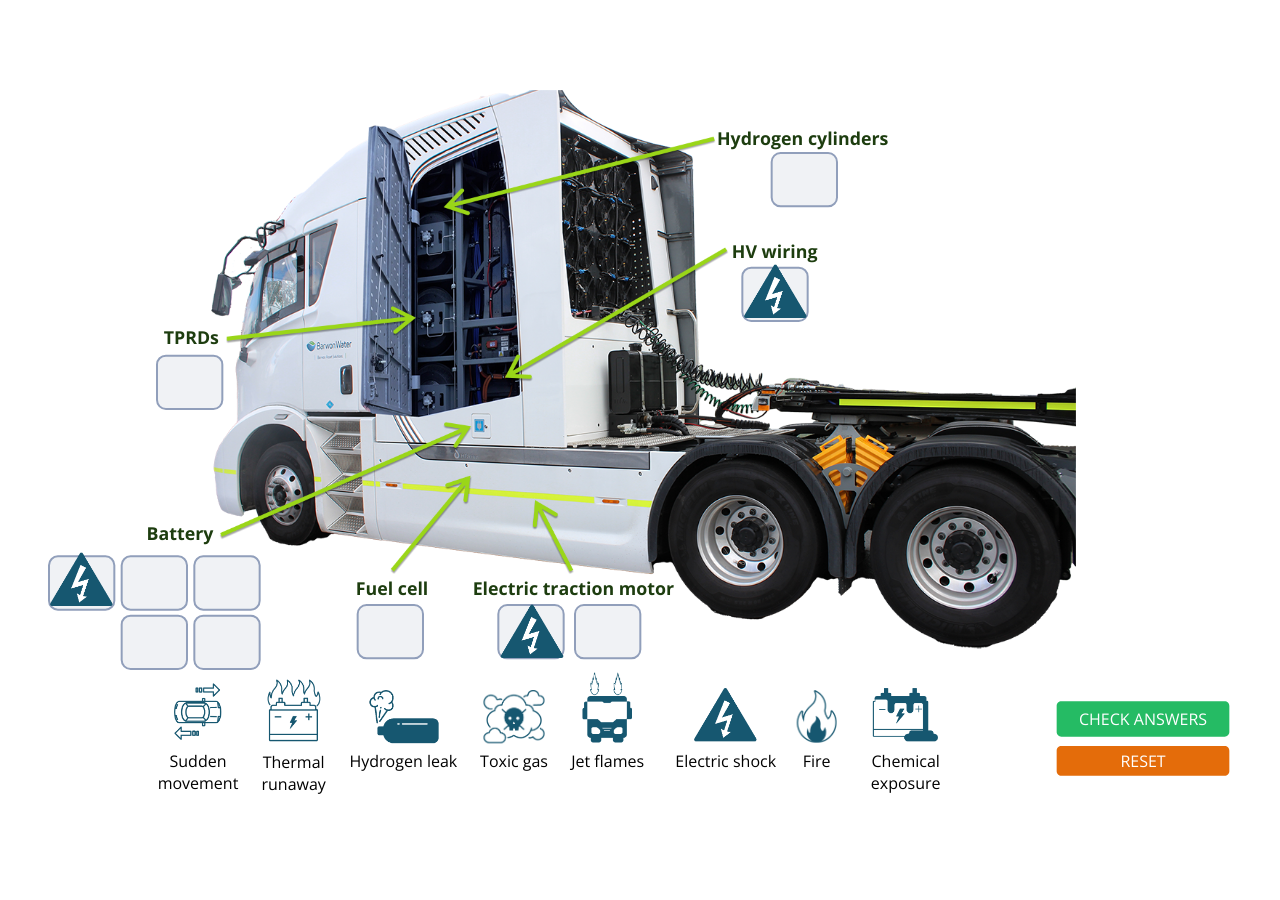
<file: index.html>
﻿<!doctype html>
<html lang="en-US">
<head>
  <meta charset="utf-8">
  <!-- Created using Storyline 360 x64 - http://www.articulate.com  -->
  <!-- version: 3.116.36776.0 -->
  <title>Hazards Activity Final</title>
  <meta http-equiv="x-ua-compatible" content="IE=edge"/>
  <meta name="viewport" content="width=device-width,initial-scale=1,user-scalable=no,shrink-to-fit=no,minimal-ui"/>
  <meta name="apple-mobile-web-app-capable" content="yes"/>
  <style>
    html, body { height: 100%; padding: 0; margin: 0 }
    #app { height: 100%; width: 100%; }
  </style>

  <script>
    window.DS = {};
    window.globals = {
      DATA_PATH_BASE: '',
      HAS_FRAME: true,
      HAS_SLIDE: true,

      lmsPresent: false,
      tinCanPresent: false,
      cmi5Present: false,
      aoSupport: false,
      scale: 'Scaled',
      captureRc: false,
      browserSize: 'optimal',
      bgColor: '#FFFFFF',
      features: 'DropInBase,JsInteractions,PlayerMemoryEnhancements,PlayerSizeOption,SlideLevelScale',
      themeName: 'unified',
      preloaderColor: '#8C8C8C',
      suppressAnalytics: false,
      productChannel: 'stable',
      publishSource: 'storyline',
      aid: 'auth0|96cd63b0-5385-0133-d3dc-22000bd9c438',
      cid: '2b015e2c-76f8-49d4-8528-79801dd19f8a',
      playerVersion: '3.116.36776.0',
      publishTimestamp: '2026-08-06T00:14:32.1450540Z',
      maxIosVideoElements: 10,
      connectionSettings: { message: 'You%20are%20offline.%20Trying%20to%20reconnect...', useDarkTheme: true, mode: 'disabled' },
      hasFeature: function(feature) {
        return this.features.split(',').includes(feature);
      },
      
      parseParams: function(qs) {
        if (window.globals.parsedParams != null) {
          return window.globals.parsedParams;
        }
        qs = (qs || window.location.search.substr(1)).split('+').join(' ');
        var params = {},
            tokens,
            re = /[?&]?([^=]+)=([^&]*)/g;

        while (tokens = re.exec(qs)) {
          params[decodeURIComponent(tokens[1]).trim()] =
            decodeURIComponent(tokens[2]).trim();
        }
        window.globals.parsedParams = params;
        return params;
      }

    };

    if (window.flagsUnderTest != null) {
      window.globals.features = window.flagsUnderTest.reduce((accum, feature) => {
        if (!accum.includes(feature)) {
          accum.push(feature);
        }
        return accum;
      }, window.globals.features.split(',')).join();
    }
  </script>
  <script>
    var isIe11 = ('ActiveXObject' in window || window.MSBlobBuilder != null)
      && window.msCrypto != null && !window.ActiveXObject;
    if (isIe11) {
      window.globals.unsupportedBrowser = true;
      document.write(atob('[base64]'));
    }
  </script>

  <script>
    if (window.globals.hasFeature('Localization')) {
      
      
    }
  </script>

  
  
  <script>window.THREE = { };</script>
  
</head>
<body style="background: #FFFFFF" class="cs-HTML theme-unified">
  <!-- 360 -->
  <script>!function(){var e,i=/iPhone/i,o=/iPod/i,n=/iPad/i,t=/\biOS-universal(?:.+)Mac\b/i,r=/\bAndroid(?:.+)Mobile\b/i,a=/Android/i,d=/(?:SD4930UR|\bSilk(?:.+)Mobile\b)/i,p=/Silk/i,l=/Windows Phone/i,u=/\bWindows(?:.+)ARM\b/i,b=/BlackBerry/i,s=/BB10/i,c=/Opera Mini/i,f=/\b(CriOS|Chrome)(?:.+)Mobile/i,h=/Mobile(?:.+)Firefox\b/i,v=function(e){return void 0!==e&&"MacIntel"===e.platform&&"number"==typeof e.maxTouchPoints&&e.maxTouchPoints>1&&"undefined"==typeof MSStream};e=function(e){var m={userAgent:"",platform:"",maxTouchPoints:0};e||"undefined"==typeof navigator?"string"==typeof e?m.userAgent=e:e&&e.userAgent&&(m={userAgent:e.userAgent,platform:e.platform,maxTouchPoints:e.maxTouchPoints||0}):m={userAgent:navigator.userAgent,platform:navigator.platform,maxTouchPoints:navigator.maxTouchPoints||0};var g=m.userAgent,y=g.split("[FBAN");void 0!==y[1]&&(g=y[0]),void 0!==(y=g.split("Twitter"))[1]&&(g=y[0]);var A=function(e){return function(i){return i.test(e)}}(g),w={apple:{phone:A(i)&&!A(l),ipod:A(o),tablet:!A(i)&&(A(n)||v(m))&&!A(l),universal:A(t),device:(A(i)||A(o)||A(n)||A(t)||v(m))&&!A(l)},amazon:{phone:A(d),tablet:!A(d)&&A(p),device:A(d)||A(p)},android:{phone:!A(l)&&A(d)||!A(l)&&A(r),tablet:!A(l)&&!A(d)&&!A(r)&&(A(p)||A(a)),device:!A(l)&&(A(d)||A(p)||A(r)||A(a))||A(/\bokhttp\b/i)},windows:{phone:A(l),tablet:A(u),device:A(l)||A(u)},other:{blackberry:A(b),blackberry10:A(s),opera:A(c),firefox:A(h),chrome:A(f),device:A(b)||A(s)||A(c)||A(h)||A(f)},any:!1,phone:!1,tablet:!1};return w.any=w.apple.device||w.android.device||w.windows.device||w.other.device,w.phone=w.apple.phone||w.android.phone||w.windows.phone,w.tablet=w.apple.tablet||w.android.tablet||w.windows.tablet,w}(),"object"==typeof exports&&"undefined"!=typeof module?module.exports=e:"function"==typeof define&&define.amd?define((function(){return e})):this.isMobile=e}();
    window.isMobile.apple.tablet = window.isMobile.apple.tablet ||
      (navigator.platform === 'MacIntel' && navigator.maxTouchPoints > 1);
    window.isMobile.apple.device = window.isMobile.apple.device || window.isMobile.apple.tablet;
    window.isMobile.tablet = window.isMobile.tablet || window.isMobile.apple.tablet;
    window.isMobile.any = window.isMobile.any || window.isMobile.apple.tablet;
  </script>

  <div id="focus-sink" tabindex="-1"></div>

  <div id="preso"></div>
  <script>
    (function() {

      var classTypes = [ 'desktop', 'mobile', 'phone', 'tablet' ];

      var addDeviceClasses = function(prefix, testObj) {
        var curr, i;
        for (i = 0; i < classTypes.length; i++) {
          curr = classTypes[i];
          if (testObj[curr]) {
            document.body.classList.add(prefix + curr);
          }
        }
      };

      var params = window.globals.parseParams(),
          isDevicePreview = params.devicepreview === '1',
          isPhoneOverride = params.deviceType === 'phone' || (isDevicePreview && params.phone == '1'),
          isTabletOverride = (params.deviceType === 'tablet' || isDevicePreview) && !isPhoneOverride,
          isMobileOverride = isPhoneOverride || isTabletOverride;

      var deviceView = {
        desktop: !window.isMobile.any && !isMobileOverride,
        mobile: window.isMobile.any || isMobileOverride,
        phone: isPhoneOverride || (window.isMobile.phone && !isTabletOverride),
        tablet: isTabletOverride || window.isMobile.tablet
      };

      window.globals.deviceView = deviceView;
      window.isMobile.desktop = !window.isMobile.any;
      window.isMobile.mobile = window.isMobile.any;

      addDeviceClasses('view-', deviceView);

    })();
  </script>
  
  <script src='story_content/triggers.js' type=text/javascript></script>
<script src='story_content/user.js' type=text/javascript></script>
  <div class="slide-loader"></div>

  <script>
    var doc = document, loader = doc.body.querySelector('.slide-loader'); [ 1, 2, 3 ].forEach(function(n) { var d = doc.createElement('div'); d.style.backgroundColor = window.globals.preloaderColor; d.classList.add('mobile-loader-dot'); d.classList.add('dot' + n); loader.appendChild(d); });
  </script>

  <div class="mobile-load-title-overlay" style="display: none">
    <div class="mobile-load-title">Hazards Activity Final</div>
  </div>

  <div class="mobile-chrome-warning"></div>

  
<style>
  .warn-connection-dialog {
    display: none;
    background: transparent;
    pointer-events: all;
    position: fixed;
    left: 0;
    top: 0;
    width: 100%;
    height: 100%;
    z-index: 999;
  }

  .warn-connection-content {
    pointer-events: all;
    border-radius: 4px;
    background: white;
    border: 1px solid #E7E7E7;
    color: #333333;
    box-shadow: 0 2px 4px rgba(0, 0, 0, 0.25);
    transition: all 150ms ease-out;
    position: absolute;
    white-space: nowrap;
  }

  .view-phone.is-landscape .warn-connection-content {
    left: 23px;
    bottom: 23px;
  }

  .view-tablet.is-landscape .warn-connection-content {
    left: 50%;
    top: 20px;
    transform: translateX(-50%);
  }

  .view-mobile.is-portrait .warn-connection-content {
    transform: translate(-50%, calc(-100% - 15px));
  }

  .warn-connection-content p {
    display: inline-block;
    margin: 0 8px 0 0;
    line-height: 33px;
    font-size: 11px;
  }

  .warn-connection-content svg {
    position: relative;
    vertical-align: middle;
    margin: 0 2px 2px 8px;
  }

  .view-desktop .warn-connection-content {
    left: 1.5em;
    bottom: 1.5em;
  }

  .view-desktop .warn-connection-content p {
    font-size: 1.1em;
  }

  .is-offline .warn-connection-dialog {
    display: block;
  }

  .is-offline .cs-panel * {
    pointer-events: none !important;
  }

  .is-offline .cs-panel {
    pointer-events: all !important;
  }

  .is-offline #nav-controls * {
    pointer-events: none !important;
  }

  .is-offline #nav-controls {
    pointer-events: all !important;
  }
</style>

<div class="warn-connection-dialog" role="alertdialog" aria-modal="true" tabindex="0" aria-labelledby="warn-connection-message">
  <div class="warn-connection-content">
    <svg width="17" height="15" viewBox="0 0 17 15" xmlns="http://www.w3.org/2000/svg">
      <path fill="#8F0000" stroke="white" d="M16.07,12.98 L15.88,12.23 L9.51,1.21 C8.97,0.26,7.6,0.26,7.06,1.21 L0.69,12.23 C0.15,13.16,0.81,14.36,1.91,14.36 H14.65 C15.47,14.36,16.05,13.7,16.07,12.98 Z"/>
      <path fill="white" stroke="white" d="M8.58,5.5 C8.35,5.28,8.5,5.35,8.21,5.32 C8.09,5.35,7.97,5.49,7.96,5.67 C7.97,5.79,7.98,5.92,7.98,6.04 L7.98,6.04 C7.99,6.17,8,6.31,8.01,6.43 L8.01,6.44 C8.03,6.92,8.06,7.41,8.09,7.9 L8.09,7.9 C8.12,8.39,8.14,8.88,8.17,9.37 C8.17,9.39,8.18,9.42,8.2,9.44 C8.23,9.46,8.25,9.47,8.28,9.47 C8.31,9.47,8.34,9.46,8.35,9.44 C8.37,9.43,8.38,9.4,8.39,9.35 L8.39,9.34 C8.39,9.24,8.4,9.15,8.4,9.05 L8.4,9.05 C8.41,8.96,8.41,8.86,8.42,8.75 C8.43,8.44,8.45,8.12,8.47,7.81 L8.47,7.81 C8.49,7.49,8.51,7.18,8.53,6.87 C8.55,6.46,8.56,6.05,8.59,5.64 L8.6,5.62 C8.6,5.57,8.59,5.53,8.58,5.5 L8.21,5.32 Z"/>
      <circle fill="white" stroke="white" cx="8.3" cy="11.35" r="0.3"/>
    </svg>
    <p id="warn-connection-message">You are offline. Trying to reconnect...</p>
  </div>
</div>

<script>
  (function() {
    window.DS.connection = {
      warningShown: false,
      assets: {},
      loadingAssetGroup: false,
      retryDelay: 500
    };

    var connectionSettings = window.globals.connectionSettings || {};

    var useConnectionMessages = window.AbortController != null &&
      window.location.protocol != 'file:' &&
      connectionSettings.mode === 'normal';

    window.DS.connection.useConnectionMessages = useConnectionMessages;

    var assetCount = 0;
    var checkLoadedId;


    if (useConnectionMessages && connectionSettings != null) {
      var contentEl = document.querySelector('.warn-connection-content');
      var messageEl = contentEl.querySelector('p');

      if (connectionSettings.useDarkTheme) {
        contentEl.style.borderColor = '#BABBBA';
        contentEl.style.backgroundColor = '#282828';
        contentEl.style.color = '#FFFFFF';
      }

      if (connectionSettings.message != null) {
        messageEl.textContent = window.decodeURIComponent(connectionSettings.message);
      }
    }

    function checkAssetsReady() {
      for (var i in DS.connection.assets) {
        if (!DS.connection.assets[i].success) {
          return false;
        }
      }
      return true;
    }

    function stopAssetGroup() {
      if (!useConnectionMessages) { return; }

      assetCount = 0;

      DS.connection.oldAssetGroup = DS.connection.assets;
      DS.connection.assets = {};
      DS.connection.loadingAssetGroup = false;
      clearInterval(checkLoadedId);
    }

    function startAssetGroup() {
      if (!useConnectionMessages) { return; }
      var ticks = 0;
      clearInterval(checkLoadedId);
      checkLoadedId = setInterval(function() {
        var loaded = 0;
        if (assetCount === 0 && loaded === 0) {
          clearInterval(checkLoadedId);
          return;
        }

        for (var i in DS.connection.assets) {
          if (DS.connection.assets[i].success) {
            loaded++;
          }
        }

        if (assetCount === loaded && checkAssetsReady()) {
          for (var i in DS.connection.assets) {
            if (DS.connection.assets[i].action) {
              DS.connection.assets[i].action();
            }
          }
          hideWarning();
          stopAssetGroup();
        }
      }, 100)
    }

    function requiredAsset(url, action, retry, type) {
      if (!useConnectionMessages) { return; }
      if (DS.connection.assets[url]) { return; }

      DS.connection.assets[url] = {
        success: false, action: action, retry: retry, type: type
      };
      assetCount = Object.keys(DS.connection.assets).length;
      if (!DS.connection.loadingAssetGroup) {
        startAssetGroup();
      }
      DS.connection.loadingAssetGroup = true;
    }

    function assetLoaded(url) {
      if (!useConnectionMessages) { return; }
      if (DS.connection.assets[url]) {
        DS.connection.assets[url].success = true;
      }
    }

    function assetFailed(url) {
      if (!useConnectionMessages) { return; }
      if (!DS.connection.assets[url]) {
        if (/\.js$/.test(url) && url.indexOf('transcripts') === -1) {
          setTimeout(function() {
            if (DS.connection.lastSlideLoaded != null) {
              DS.connection.lastSlideLoaded();
            }
          }, DS.connection.retryDelay);
        }
        return;
      }
      if (!DS.connection.warningShown) { showWarning(); }
      if (DS.connection.assets[url].retry) {
        setTimeout(function() {
          if (!DS.connection.assets[url].success) {
            DS.connection.assets[url].retry()
          }
        }, DS.connection.retryDelay);
      }
    }

    function hideWarning() {
      document.body.classList.remove('is-offline');
      DS.connection.warningShown = false;
      enableKeys();
    }
    DS.connection.hideWarning = hideWarning

    function showWarning(btn) {
      document.body.classList.add('is-offline')
      DS.connection.warningShown = true;
      updateWarningPosition();
      disableKeys();
    }

    function updateWarningPosition() {
      if (!DS.connection.warningShown) {
        return;
      }

      var isPortrait = document.body.classList.contains('is-portrait');
      var isMobile = document.body.classList.contains('view-mobile');
      var warningEl = document.querySelector('.warn-connection-content');

      if (isPortrait && isMobile) {
        var slide = document.querySelector('.primary-slide');
        var slideRect = slide != null
          ? slide.getBoundingClientRect()
          : { top: window.innerHeight, left: 0, width: window.innerWidth };

        warningEl.style.top = `${slideRect.top}px`
        warningEl.style.left = `${slideRect.left + slideRect.width / 2}px`
      } else {
        warningEl.style.top = null;
        warningEl.style.left = null;
      }

      window.requestAnimationFrame(updateWarningPosition);
    }

    function onDisableKeyDown(e) {
      e.preventDefault();
      e.stopImmediatePropagation();
    }

    function onDisableKeyUp(e) {
      e.preventDefault();
      e.stopImmediatePropagation();
    }

    var accStyle = document.createElement('style');
    var warnDialogEl = document.querySelector('.warn-connection-dialog');

    function disableKeys() {
      if (DS.views && DS.views.nsStack && DS.views.nsStack.length === 1) {
        DS.views.nsStack[0].tabReachable = false
        DS.views.nsStack[0].updateTabIndex(true);
      }

      accStyle.innerHTML = '.acc-shadow-dom { display: none; }';
      document.body.appendChild(accStyle);

      warnDialogEl.parentNode.append(warnDialogEl);
      warnDialogEl.focus();
    }

    function enableKeys() {
      accStyle.remove();
      if (DS.views && DS.views.nsStack && DS.views.nsStack.length === 1 && DS.views.nsStack[0].name === '_frame') {
        DS.views.nsStack[0].tabReachable = true;
        DS.views.nsStack[0].updateTabIndex();
      }
    }

    // these will all be noops if the feature flag isn't set in
    // the data and `window.globals.features`
    DS.connection.requiredAsset = requiredAsset;
    DS.connection.assetLoaded = assetLoaded;
    DS.connection.assetFailed = assetFailed;
    DS.connection.stopAssetGroup = stopAssetGroup;
    DS.connection.startAssetGroup = startAssetGroup;
  })();
</script>


  <script>
    
    if (window.autoSpider && window.vInterfaceObject) {
      document.querySelector('.mobile-load-title-overlay').style.display = 'none';
    }
  </script>

  

  <link rel="stylesheet" href="html5/data/css/output.min.css" data-noprefix/>
</body>
<script src="html5/lib/scripts/bootstrapper.min.js"></script>
</html>
</file>
<file: html5/data/css/output.min.css>
@font-face {
  font-family: 'LatoBold Charset1_ BoldB91AD38D';
  src: url('[data-uri]');
  font-style: normal;
  font-weight: bold;
}
@font-face {
  font-family: 'Lato Charset1_ 5dYxfscf095CA708';
  src: url('[data-uri]');
  font-style: normal;
  font-weight: normal;
}
@font-face {
  font-family: 'Open Sans Charset1_ 6nWBC293690';
  src: url('[data-uri]');
  font-style: normal;
  font-weight: normal;
}
@font-face {
  font-family: 'Open SansBold CharsBoldB09523B3';
  src: url('[data-uri]');
  font-style: normal;
  font-weight: bold;
}
@font-face {
  font-family: 'Open Sans Charset0_v9TY33EDE6F2';
  src: url('[data-uri]');
  font-style: normal;
  font-weight: normal;
}
@font-face {
  font-family: 'Open SansBold CharsBoldE47A47C6';
  src: url('[data-uri]');
  font-style: normal;
  font-weight: bold;
}
.cs-HTML {
  background: rgba(255, 255, 255, 1);
}
.cs-npnxnanbnsnfns00000000001 .cs-infopanel  {
  box-shadow: 0 1px 0 rgba(0, 0, 0, 0);
  background: rgba(255, 255, 255, 1);
}
.cs-npnxnanbnsnfns00000000001 .cs-infopanel .cs-link {
  color: rgba(88, 88, 88, 1);
}
.cs-npnxnanbnsnfns00000000001 .cs-infopanel .cs-link:hover {
  color: rgba(255, 255, 255, 1);
}
.cs-npnxnanbnsnfns00000000001 .cs-infopanel .cs-name {
  color: rgba(68, 68, 68, 1);
}
.cs-npnxnanbnsnfns00000000001 .cs-infopanel .cs-title {
  color: rgba(153, 153, 153, 1);
}
.cs-npnxnanbnsnfns00000000001 .cs-infopanelpopup  {
  box-shadow: 0 1px 0 rgba(0, 0, 0, 0);
  background: rgba(0, 0, 0, 0);
}
.cs-npnxnanbnsnfns00000000001 .cs-infopanelpopup .cs-link {
  color: rgba(255, 0, 0, 1);
}
.cs-npnxnanbnsnfns00000000001 .cs-infopanelpopup .cs-link:hover {
  color: rgba(255, 255, 255, 1);
}
.cs-npnxnanbnsnfns00000000001 .cs-infopanelpopup .cs-name {
  color: rgba(255, 255, 255, 1);
}
.cs-npnxnanbnsnfns00000000001 .cs-infopanelpopup .cs-bio {
  color: rgba(88, 88, 88, 1);
}
.cs-npnxnanbnsnfns00000000001 .cs-timer  {
  color: rgba(88, 88, 88, 1);
}
.cs-npnxnanbnsnfns00000000001 .cs-duration stop:first-child {
  stop-color: rgba(220, 220, 220, 1);
}
.cs-npnxnanbnsnfns00000000001 .cs-duration stop:last-child {
  stop-color: rgba(220, 220, 220, 1);
}
.cs-npnxnanbnsnfns00000000001 .cs-elapsed stop:first-child {
  stop-color: rgba(254, 227, 71, 1);
}
.cs-npnxnanbnsnfns00000000001 .cs-elapsed stop:last-child {
  stop-color: rgba(254, 227, 71, 1);
}
.cs-npnxnanbnsnfns00000000001 .cs-timer .cs-pie .cs-innerstroke {
  stroke: rgba(199, 199, 199, 1);
}
.cs-npnxnanbnsnfns00000000001 .cs-timer .cs-pie .cs-innerborder {
  stroke: rgba(255, 255, 255, 1);
}
.cs-npnxnanbnsnfns00000000001 .cs-window  {
  box-shadow: 0 8px 5px rgba(0, 0, 0, 0.2);
  border-color: rgba(49, 99, 0, 1);
  background: rgba(250, 250, 250, 1);
  color: rgba(70, 70, 70, 1);
}
.cs-npnxnanbnsnfns00000000001 .cs-window .cs-diva {
  border-color: rgba(0, 0, 0, 0);
}
.cs-npnxnanbnsnfns00000000001 .cs-window .cs-divb {
  border-color: rgba(0, 0, 0, 0);
}
.cs-npnxnanbnsnfns00000000001 .cs-editor .cs-editor-slide {
  color: rgba(255, 255, 255, 1);
}
.cs-npnxnanbnsnfns00000000001 .cs-editor .cs-editor-html {
  color: rgba(70, 70, 70, 1);
}
.cs-npnxnanbnsnfns00000000001 .cs-editor .cs-editor-button {
  text-shadow: 0 1px 0 rgba(0, 0, 0, 0);
  color: rgba(255, 255, 255, 1);
  border-color: rgba(33, 68, 0, 1);
  background: rgba(60, 124, 0, 1);
}
.cs-npnxnanbnsnfns00000000001 .cs-editor .cs-editor-button:hover {
  background: rgba(66, 142, 0, 1);
}
.cs-npnxnanbnsnfns00000000001 .cs-editor .cs-editor-button:active {
  background: rgba(46, 93, 0, 1);
}
.cs-npnxnanbnsnfns00000000001 .cs-listitem  {
  color: rgba(70, 70, 70, 1);
  border-color: none;
  border: 1px solid transparent;
}
.cs-npnxnanbnsnfns00000000001 .cs-listitem:hover {
  background: rgba(0, 0, 0, 0.05);
  border-color: rgba(142, 143, 142, 1) !important;
  border-width: 1px;
  border-radius: 2px;
  border-style: solid;
  box-sizing: border-box;
}
.cs-npnxnanbnsnfns00000000001 .cs-listitem.hover {
  background: rgba(0, 0, 0, 0.05);
  border-color: rgba(142, 143, 142, 1) !important;
  border-width: 1px;
  border-radius: 2px;
  border-style: solid;
  box-sizing: border-box;
}
.cs-npnxnanbnsnfns00000000001 .cs-glossary  {
  color: rgba(70, 70, 70, 1);
}
.cs-npnxnanbnsnfns00000000001 .cs-glossary .cs-scrolling-panel {
  background: rgba(0, 0, 0, 0);
}
.cs-npnxnanbnsnfns00000000001 .cs-glossary .cs-term.cs-selected .cs-choice-list-trigger {
  color: rgba(255, 255, 255, 1);
  background: rgba(255, 255, 255, 1);
}
.cs-npnxnanbnsnfns00000000001 .cs-glossary .cs-term.cs-selected .cs-choice-list-trigger:focus {
  color: rgba(255, 255, 255, 1);
  background: rgba(255, 255, 255, 1);
}
.cs-npnxnanbnsnfns00000000001 .cs-glossary .cs-term:hover .cs-choice-list-trigger {
  background: rgba(70, 70, 70, 1);
}
.cs-npnxnanbnsnfns00000000001 .cs-glossary .cs-term.hover .cs-choice-list-trigger {
  background: rgba(70, 70, 70, 1);
}
.cs-npnxnanbnsnfns00000000001 .cs-glossary .cs-term .cs-choice-list-trigger:focus {
  background: rgba(70, 70, 70, 1);
}
.cs-npnxnanbnsnfns00000000001 .cs-glossary .cs-diva {
  border-color: rgba(0, 0, 0, 0);
}
.cs-npnxnanbnsnfns00000000001 .cs-glossary .cs-divb {
  border-color: rgba(0, 0, 0, 0);
}
.cs-npnxnanbnsnfns00000000001 .cs-glossary .cs-divc {
  border-color: rgba(0, 0, 0, 0);
}
.cs-npnxnanbnsnfns00000000001 .cs-glossary .cs-heading {
  color: rgba(44, 47, 48, 1);
  font-weight: 700;
}
.note-content p span {
  color: rgba(70, 70, 70, 1);
  line-height: 1.4em;
  font-size: 103.769%;
}
.cs-npnxnanbnsnfns00000000001 .cs-resource .cs-separator {
  border-color: rgba(0, 0, 0, 0);
}
.cs-npnxnanbnsnfns00000000001 .cs-outline  {
  color: rgba(45, 45, 45, 1);
}
.cs-npnxnanbnsnfns00000000001 .cs-outline .cs-diva {
  border-color: rgba(0, 0, 0, 0);
}
.cs-npnxnanbnsnfns00000000001 .cs-outline .cs-divb {
  border-color: rgba(0, 0, 0, 0);
}
.cs-npnxnanbnsnfns00000000001 .cs-outline .cs-divc {
  border-color: rgba(0, 0, 0, 0);
}
.cs-npnxnanbnsnfns00000000001 .cs-outline .cs-search-filter:hover {
  color: rgba(0, 0, 0, 0);
}
.cs-npnxnanbnsnfns00000000001 .cs-outline .cs-search-filter.hover {
  color: rgba(0, 0, 0, 0);
}
.cs-npnxnanbnsnfns00000000001 .cs-transcript  {
  color: rgba(255, 255, 255, 1);
}
.cs-npnxnanbnsnfns00000000001 .cs-transcript .cs-div {
  border-color: rgba(0, 0, 0, 0);
}
.cs-npnxnanbnsnfns00000000001 .cs-tabs:not(.topmenu-item) {
  color: rgba(39, 43, 44, 1);
}
.cs-npnxnanbnsnfns00000000001 .cs-tabs .cs-inner-button:not(.topmenu-item) {
  text-shadow: 0 1px 0 rgba(0, 0, 0, 0);
}
.cs-npnxnanbnsnfns00000000001 .cs-tabs:hover:not(.topmenu-item) {
  color: rgba(39, 43, 44, 1);
}
.cs-npnxnanbnsnfns00000000001 .cs-tabs.cs-selected {
  background: rgba(0, 0, 0, 0);
  color: rgba(39, 43, 44, 1);
}
.cs-npnxnanbnsnfns00000000001 .cs-seekcontrol  {
  background: rgba(0, 0, 0, 0);
  border-color: rgba(0, 0, 0, 0);
}
.cs-npnxnanbnsnfns00000000001 .cs-seekcontrol .cs-button:hover .cs-icon {
  fill: rgba(255, 255, 255, 1);
}
.cs-npnxnanbnsnfns00000000001 .cs-seekcontrol .cs-button.hover .cs-icon {
  fill: rgba(255, 255, 255, 1);
}
.cs-npnxnanbnsnfns00000000001 .cs-seekcontrol .cs-button .cs-icon-shadow {
  fill: rgba(0, 0, 0, 0);
}
.cs-npnxnanbnsnfns00000000001 .cs-seekcontrol .cs-button .cs-icon {
  fill: rgba(140, 140, 140, 1);
}
.cs-npnxnanbnsnfns00000000001 .cs-seekcontrol .cs-seek .cs-fill {
  background: rgba(255, 255, 255, 0.6);
}
.cs-npnxnanbnsnfns00000000001 .cs-seekcontrol .cs-seek {
  background: rgba(142, 143, 142, 1);
  border-color: rgba(0, 0, 0, 0);
}
.cs-npnxnanbnsnfns00000000001 .cs-searchinput .cs-input {
  color: rgba(70, 70, 70, 1);
  border-color: rgba(0, 0, 0, 0);
  background: rgba(0, 0, 0, 0.05);
}
.cs-npnxnanbnsnfns00000000001 .cs-searchinput .cs-input:focus {
  color: rgba(44, 47, 48, 1);
  background: rgba(41, 41, 41, 1);
}
.cs-npnxnanbnsnfns00000000001 .cs-searchinput .cs-input:hover {
  box-shadow: inset 0 0 1px 0 rgba(69, 126, 19, 0);
}
.cs-npnxnanbnsnfns00000000001 .cs-searchinput .cs-input.hover {
  box-shadow: inset 0 0 1px 0 rgba(69, 126, 19, 0);
}
.cs-npnxnanbnsnfns00000000001 .cs-searchinput .cs-button .cs-icon {
  fill: rgba(88, 88, 88, 1);
}
.cs-npnxnanbnsnfns00000000001 .cs-searchinput .cs-button:hover {
  fill: rgba(63, 133, 0, 1);
}
.cs-npnxnanbnsnfns00000000001 .cs-searchinput .cs-button.hover {
  fill: rgba(63, 133, 0, 1);
}
.cs-npnxnanbnsnfns00000000001 .cs-menu  {
  box-shadow: 0 1px 0 rgba(0, 0, 0, 0);
  background: rgba(250, 250, 250, 1);
}
.cs-npnxnanbnsnfns00000000001 .cs-topmenu-item.active .cs-tab {
  background: rgba(250, 250, 250, 1);
}
.cs-npnxnanbnsnfns00000000001 .cs-logo  {
  box-shadow: 0 1px 0 rgba(37, 75, 0, 1);
  background: rgba(255, 255, 255, 0);
}
.cs-npnxnanbnsnfns00000000001 .cs-checkbox  {
  color: rgba(255, 255, 255, 1);
}
.cs-npnxnanbnsnfns00000000001 .cs-checkbox:hover {
  border-color: rgba(175, 221, 130, 1);
}
.cs-npnxnanbnsnfns00000000001 .cs-checkbox.hover {
  border-color: rgba(175, 221, 130, 1);
}
.cs-npnxnanbnsnfns00000000001 .cs-checkbox .cs-box {
  color: rgba(255, 255, 255, 1);
  border-color: rgba(42, 83, 0, 1);
}
.cs-npnxnanbnsnfns00000000001 .cs-checkbox .cs-box:checked::after {
  color: rgba(43, 196, 0, 1);
}
.cs-npnxnanbnsnfns00000000001 .cs-button  {
  text-shadow: 0 1px 0 rgba(0, 0, 0, 0);
  color: rgba(88, 88, 88, 1);
  border-color: rgba(0, 0, 0, 0);
  background: rgba(0, 0, 0, 0);
  box-shadow: 0 1px 0 rgba(0, 0, 0, 0);
}
.cs-npnxnanbnsnfns00000000001 .cs-button .cs-icon {
  fill: rgba(88, 88, 88, 1);
}
.cs-npnxnanbnsnfns00000000001 .cs-button .cs-icon-shadow {
  fill: rgba(0, 0, 0, 0);
}
.cs-npnxnanbnsnfns00000000001 .cs-button:hover {
  background: rgba(39, 43, 44, 1);
}
.cs-npnxnanbnsnfns00000000001 .cs-button.hover {
  background: rgba(39, 43, 44, 1);
}
.cs-npnxnanbnsnfns00000000001 .cs-button:active {
  background: rgba(0, 0, 0, 0);
}
.cs-npnxnanbnsnfns00000000001 .cs-button.cs-disabled:hover {
  background: rgba(0, 0, 0, 0);
}
.cs-npnxnanbnsnfns00000000001 .cs-button.cs-disabled.hover {
  background: rgba(0, 0, 0, 0);
}
.cs-npnxnanbnsnfns00000000001 .cs-button.cs-disabled:active {
  background: rgba(0, 0, 0, 0);
}
.cs-npnxnanbnsnfns00000000001 .cs-button.cs-volume:hover {
  background: rgba(0, 0, 0, 0);
}
.cs-npnxnanbnsnfns00000000001 .cs-button.cs-volume.hover {
  background: rgba(0, 0, 0, 0);
}
.cs-npnxnanbnsnfns00000000001 .cs-button.cs-volume:active {
  background: rgba(0, 0, 0, 0);
}
.cs-npnxnanbnsnfns00000000001.cs-base  {
  color: rgba(88, 88, 88, 1);
  border-color: rgba(255, 255, 255, 0);
  background: rgba(255, 255, 255, 1);
}
.cs-npnxnanbnsnfns00000000001.cs-base .cs-separator .cs-diva {
  background: rgba(250, 250, 250, 1);
}
.cs-npnxnanbnsnfns00000000001.cs-base .cs-separator .cs-divb {
  background: rgba(0, 0, 0, 0);
}
.cs-npnxnanbnsnfns00000000001.cs-base .cs-topmenu-item.active .cs-tab {
  border-color: rgba(250, 250, 250, 1);
}
.cs-npnxnanbnsnfns00000000001.cs-base .cs-topmenu-item.active .cs-panel {
  border-color: rgba(250, 250, 250, 1);
}
.cs-npnxnanbnsnfns00000000001.cs-base .cs-left {
  background: rgba(250, 250, 250, 1);
}
.cs-npnxnanbnsnfns00000000001.cs-base .cs-area-primary .cs-slide-container {
  background: rgba(255, 255, 255, 1);
}
.cs-npnxnanbnsnfns00000000001.cs-base.cs-custom-theme .cs-brandhighlight-bg {
  background: rgba(72, 147, 184, 1) !important;
}
.cs-npnxnanbnsnfns00000000001.cs-base.cs-custom-theme .cs-brandhighlight-secondary-bg {
  background: rgba(72, 147, 184, 1) !important;
}
.cs-npnxnanbnsnfns00000000001.cs-base.cs-custom-theme .cs-brandhighlight-border {
  border-color: rgba(72, 147, 184, 1) !important;
}
.cs-npnxnanbnsnfns00000000001.cs-base.cs-custom-theme .cs-brandhighlight-text {
  color: rgba(72, 147, 184, 1) !important;
}
.cs-npnxnanbnsnfns00000000001.cs-base.cs-custom-theme .cs-brandhighlight-fill {
  fill: rgba(72, 147, 184, 1) !important;
}
.cs-npnxnanbnsnfns00000000001.cs-base.cs-custom-theme .cs-listitem.cs-selected {
  background-color: rgba(0, 0, 0, 0.05) !important;
}
.cs-npnxnanbnsnfns00000000001 .cs-volume::-moz-range-thumb {
  border-color: rgba(43, 85, 0, 1);
  box-shadow: inset 0 0 1px 0 rgba(43, 85, 0, 1);
  background: rgba(255, 255, 255, 1);
}
.cs-npnxnanbnsnfns00000000001 .cs-volume::-ms-thumb {
  border-color: rgba(43, 85, 0, 1);
  box-shadow: inset 0 0 1px 0 rgba(43, 85, 0, 1);
  background: rgba(255, 255, 255, 1);
}
.cs-npnxnanbnsnfns00000000001 .cs-volume::-webkit-slider-thumb {
  border-color: rgba(43, 85, 0, 1);
  box-shadow: inset 0 0 1px 0 rgba(43, 85, 0, 1);
  background: rgba(255, 255, 255, 1);
}
.cs-npnxnanbnsnfns00000000001 .cs-volume::-moz-range-track {
  border-color: rgba(66, 140, 1, 1);
  background: rgba(142, 143, 142, 1);
}
.cs-npnxnanbnsnfns00000000001 .cs-volume::-ms-track {
  border-color: rgba(66, 140, 1, 1);
  background: rgba(142, 143, 142, 1);
}
.cs-npnxnanbnsnfns00000000001 .cs-volume::-webkit-slider-runnable-track {
  border-color: rgba(66, 140, 1, 1);
  background: rgba(142, 143, 142, 1);
}
body.show-focus .tab-focus-box {
  box-shadow: 0 0 0 1px rgba(255, 255, 0, 1), 0 0 0 3px rgba(0, 32, 96, 1), 0 0 5px 5px rgba(255, 255, 0, 1);
  border-color: transparent;
  outline: 2px transparent solid;
}
.skipnav {
  box-shadow: 0 0 0 1px rgba(255, 255, 0, 1), 0 0 0 3px rgba(0, 32, 96, 1), 0 0 5px 5px rgba(255, 255, 0, 1);
  border-color: transparent;
  outline: 2px transparent solid;
}
.cs-npnxnanbnsnfns00000000001 .cs-listitem:hover {
  color: none;
}
.cs-npnxnanbnsnfns00000000001 .cs-listitem.hover {
  color: none;
}
.cs-npnxnanbnsnfns00000000001 .cs-listitem.cs-viewed {
  color: #464646;
}
.cs-npnxnanbnsnfns00000000001 .cs-listitem {
  color: #464646;
}
.cs-npnxnanbnsnfns00000000001 .cs-listitem:hover .cs-icon-carrot * {
  fill: none;
}
.cs-npnxnanbnsnfns00000000001 .cs-listitem.hover .cs-icon-carrot * {
  fill: none;
}
.cs-npnxnanbnsnfns00000000001 .cs-listitem .cs-icon-carrot {
  color: none;
  top: calc(3px);
}
.cs-npnxnanbnsnfns00000000001 .cs-listitem .cs-icon-carrot .cs-shadow {
  color: #2C2F30;
}
.cs-npnxnanbnsnfns00000000001 .item-collapsible .is-scene {
  color: #2C2F30 !important;
  font-weight: 700;
}
.cs-npnxnanbnsnfns00000000001 .is-scene .cs-icon-carrot * {
  color: #2C2F30 !important;
  font-weight: 700;
}
.cs-npnxnanbnsnfns00000000001 .is-scene:not(.outline-links-collapse) > a {
  color: #2C2F30;
}
.cs-npnxnanbnsnfns00000000001 .is-scene:not(.outline-links-collapse) .cs-icon-carrot * {
  fill: none !important;
  color: #2C2F30 !important;
}
.cs-npnxnanbnsnfns00000000001 .tabs, .cs-npnxnanbnsnfns00000000001 .cs-logo {
  border-bottom: 1px solid rgba(142, 143, 142, 1);
}
.cs-npnxnanbnsnfns00000000001 .area-secondary-wrapper:after {
  background-image: url('[data-uri]');
  background-size: 100%;
}
.cs-npnxnanbnsnfns00000000001 .panel-footer {
  background: #FAFAFA;
}
.cs-npnxnanbnsnfns00000000001 #outline-search {
  background: rgba(0, 0, 0, 0.05);
  border-color: rgba(142, 143, 142, 1);
  border-width: 1px;
  border-style: solid;
}
.cs-npnxnanbnsnfns00000000001 .topmenu-panel #outline-search {
  background: #EAEAEA;
}
.cs-npnxnanbnsnfns00000000001 .search-icon circle, .cs-npnxnanbnsnfns00000000001 .search-icon path {
  stroke: #585858;
}
.cs-npnxnanbnsnfns00000000001 #outline-search input[type   =search] {
  color: #2C2F30;
}
.cs-npnxnanbnsnfns00000000001 #outline-search ::-webkit-input-placeholder {
  color: #464646 !important;
}
.cs-npnxnanbnsnfns00000000001 #outline-search :-ms-input-placeholder {
  color: #464646 !important;
}
.cs-npnxnanbnsnfns00000000001 #outline-search ::-moz-placeholder {
  color: #464646 !important;
  opacity: 1;
}
.cs-npnxnanbnsnfns00000000001 .cs-topmenu-item.active, body:not(.is-touchable-tablet) .cs-npnxnanbnsnfns00000000001 .cs-topmenu-item:hover {
  color: #272B2C;
}
.cs-npnxnanbnsnfns00000000001 .cs-topmenu-item.button-tapped {
  color: #272B2C;
}
.cs-npnxnanbnsnfns00000000001 .cs-topmenu-item.active .cs-tab, .cs-npnxnanbnsnfns00000000001 .cs-topmenu-item .cs-tab {
  background: transparent !important;
  border: none !important;
}
.cs-npnxnanbnsnfns00000000001 .top-tabs-drop-icon div {
  background: #585858;
}
.cs-npnxnanbnsnfns00000000001 .cs-panel.topmenu-panel .panel-content, .cs-npnxnanbnsnfns00000000001 .top-tabs-drop {
  background: #FAFAFA;
}
.cs-npnxnanbnsnfns00000000001 .cs-topmenu-item.active .cs-panel {
  background: #FAFAFA;
}
.cs-npnxnanbnsnfns00000000001 .cs-menu.topmenu-panel, .cs-npnxnanbnsnfns00000000001 .top-tabs-drop {
  border: 1px solid rgba(250, 250, 250, 1) !important;
  border-radius: 3px;
}
.cs-npnxnanbnsnfns00000000001 .resources .resources-list a:hover {
  background: rgba(0, 0, 0, 0.05);
}
body:not(.is-touchable-tablet) .cs-npnxnanbnsnfns00000000001 .resources .resources-list a:hover {
  background: rgba(0, 0, 0, 0.05);
}
.cs-npnxnanbnsnfns00000000001 .resources .resources-list a.hover {
  background: rgba(0, 0, 0, 0.05);
}
body:not(.is-touchable-tablet) .cs-npnxnanbnsnfns00000000001 .resources .resources-list a.hover {
  background: rgba(0, 0, 0, 0.05);
}
.cs-npnxnanbnsnfns00000000001 .resources .resources-list a.button-tapped {
  background: rgba(0, 0, 0, 0.05);
}
.cs-npnxnanbnsnfns00000000001 .cs-icon path, .cs-npnxnanbnsnfns00000000001 .cs-icon rect, .cs-npnxnanbnsnfns00000000001 .cs-icon polygon, .cs-npnxnanbnsnfns00000000001 .menu-icon-wrapper.menu-icon-wrapper-hover path {
  fill: #585858;
}
.cs-npnxnanbnsnfns00000000001 .cs-icon .icon-stroke-only {
  fill: none !important;
  stroke: #585858 !important;
}
body:not(.is-touchable-tablet) .cs-npnxnanbnsnfns00000000001 .cs-button:hover .cs-icon path, body:not(.is-touchable-tablet) .cs-npnxnanbnsnfns00000000001 .cs-button:hover .cs-icon rect, body:not(.is-touchable-tablet) .cs-npnxnanbnsnfns00000000001 .cs-button:hover .cs-icon polygon {
  fill: #272B2C;
}
body:not(.is-touchable-tablet) .cs-npnxnanbnsnfns00000000001 .cs-tabs:hover .search-icon circle, body:not(.is-touchable-tablet) .cs-npnxnanbnsnfns00000000001 .cs-tabs:hover .search-icon path {
  stroke: #272B2C;
}
.cs-npnxnanbnsnfns00000000001 .cs-button.button-tapped .cs-icon path, .cs-npnxnanbnsnfns00000000001 .cs-button.button-tapped .cs-icon rect, .cs-npnxnanbnsnfns00000000001 .cs-button.button-tapped .cs-icon polygon {
  fill: #272B2C;
}
body:not(.is-touchable-tablet) .cs-npnxnanbnsnfns00000000001 .cs-button:hover .cs-icon .icon-stroke-only {
  fill: none !important;
  stroke: #272B2C !important;
}
.cs-npnxnanbnsnfns00000000001 .cs-button:button-tapped .cs-icon .icon-stroke-only {
  fill: none !important;
  stroke: #272B2C !important;
}
.cs-npnxnanbnsnfns00000000001 .menu-icon-wrapper.menu-icon-wrapper-hover svg path {
  fill: #272B2C;
}
.floating-sidebar:not(.sidebar-closed) .cs-npnxnanbnsnfns00000000001 #hamburger .menu-icon-wrapper svg path {
  fill: #BABBBA;
}
.floating-sidebar:not(.sidebar-closed) .cs-npnxnanbnsnfns00000000001 #hamburger .menu-icon-wrapper.menu-icon-wrapper-hover svg path {
  fill: #F8F8F8;
}
.cs-npnxnanbnsnfns00000000001 .volume .btn:before {
  background-image: url('[data-uri]');
}
.cs-npnxnanbnsnfns00000000001 .volume-track {
  background: #8E8F8E;
}
.cs-npnxnanbnsnfns00000000001 .volume-icon circle {
  stroke: #585858;
}
.cs-npnxnanbnsnfns00000000001 .cs-settings > .settings-panel {
  background: #FAFAFA;
  border: 1px solid rgba(250, 250, 250, 1) !important;
  border-radius: 3px;
}
.cs-npnxnanbnsnfns00000000001 .cs-settings > .panel-down-arrow {
  fill: #FAFAFA;
}
.cs-npnxnanbnsnfns00000000001 .switch-toggle .border {
  stroke: #919191;
}
.cs-npnxnanbnsnfns00000000001 .switch-toggle .thumb-off .thumb {
  fill: #585858;
}
.cs-npnxnanbnsnfns00000000001 .switch-toggle .thumb-on .track {
  fill: rgba(72, 147, 184, 0.3);
}
.cs-npnxnanbnsnfns00000000001 .switch-toggle .thumb-off .track {
  fill: rgba(233, 233, 233, 1);
}
.cs-npnxnanbnsnfns00000000001 .switch-label {
  color: #464646;
}
.cs-npnxnanbnsnfns00000000001 .cs-panel .scrollarea-btn:after {
  background: rgba(88, 88, 88, 0.8);
}
.scrollarea-scrollbar:hover .scrollarea-btn:after, .scrollarea-scrollbar.highlight-scrollbar .scrollarea-btn:after {
  background: rgba(88, 88, 88, 0.8);
}
.floating-sidebar .sidebar-overlay {
  background: rgba(0, 0, 0, 0.85);
}
.cs-npnxnanbnsnfns00000000001 .overlay-message {
  background: rgba(0, 0, 0, 0.85);
}
.cs-npnxnanbnsnfns00000000001 .top-ui-bg, .cs-npnxnanbnsnfns00000000001 .bottom-ui-bg, .cs-npnxnanbnsnfns00000000001 .right-ui-bg, .cs-npnxnanbnsnfns00000000001 .left-ui-bg {
  background: rgba(255, 255, 255, 0.8);
}
.cs-npnxnanbnsnfns00000000001 .circle-progress-bg {
  fill: #FFFFFF;
}
.cs-npnxnanbnsnfns00000000001 .circle-progress-well {
  fill: #8E8F8E;
}
.cs-npnxnanbnsnfns00000000001 .circle-progress-pie {
  stroke: #8E8F8E;
}
.cs-npnxnanbnsnfns00000000001 .lightbox .option-pane {
  background: rgba(255, 255, 255, 0.8);
}
.cs-npnxnanbnsnfns00000000001 .lightbox .option-pane:before {
  background: #FFFFFF;
}
.cs-npnxnanbnsnfns00000000001 .message-window {
  background: #FAFAFA;
  border: 1px solid rgba(70, 70, 70, 1) !important;
  border-radius: 3px;
}
.cs-npnxnanbnsnfns00000000001 .message-window-header p, .cs-npnxnanbnsnfns00000000001 .message-window-text {
  color: #464646;
}
.cs-npnxnanbnsnfns00000000001 .message-window-header p {
  border-bottom: 1px solid rgba(70, 70, 70, 1);
}
.cs-npnxnanbnsnfns00000000001 .message-window button.slide-object-button {
  border: 1px solid rgba(70, 70, 70, 1) !important;
}
.cs-npnxnanbnsnfns00000000001 .message-window button.slide-object-button:hover {
  background: rgba(0, 0, 0, 0.05) !important;
}
.message-window .slide-object-button tspan, .message-window .slide-object-button-text tspan {
  fill: #464646 !important;
}
body:not(.is-touchable-tablet) .cs-npnxnanbnsnfns00000000001 .cs-button:hover .text {
  color: #272B2C;
}
.cs-npnxnanbnsnfns00000000001 .cs-button.button-tapped .text {
  color: #272B2C;
}
.cs-npnxnanbnsnfns00000000001.cs-base {
  background: #FFFFFF;
}
.cs-npnxnanbnsnfns00000000001 .cs-menu {
  background: transparent;
}
.cs-npnxnanbnsnfns00000000001 .progress-bar .progress-bar-fill:after {
  background: #4893B8 !important;
}
.cs-npnxnanbnsnfns00000000001 .volume-dot {
  background: #4893B8 !important;
}
.fn-npnxnanbsnfns00000000001 {
  font-family: 'Lato22AB4CAF';
  -webkit-font-variant-ligatures: no-common-ligatures;
  font-variant-ligatures: no-common-ligatures;
}
.fn-pxabnsnfns00000000001 {
  font-family: 'Lato22AB4CAF';
  -webkit-font-variant-ligatures: no-common-ligatures;
  font-variant-ligatures: no-common-ligatures;
}
.fn-npxnabnsnfns00000000001 {
  font-family: 'Lato22AB4CAF';
  -webkit-font-variant-ligatures: no-common-ligatures;
  font-variant-ligatures: no-common-ligatures;
}
.fn-npnxnanbnsnfns00000000001 {
  font-family: 'Lato22AB4CAF';
  -webkit-font-variant-ligatures: no-common-ligatures;
  font-variant-ligatures: no-common-ligatures;
}
.fn-pxabnsnfns00000000000 {
  font-family: 'Lato22AB4CAF';
  -webkit-font-variant-ligatures: no-common-ligatures;
  font-variant-ligatures: no-common-ligatures;
}
@font-face {
  font-family: 'Lato22AB4CAF';
  src: url('[data-uri]');
  font-style: normal;
  font-weight: bold;
}
@font-face {
  font-family: 'Lato22AB4CAF';
  src: url('[data-uri]');
  font-style: normal;
  font-weight: normal;
}
.cs-ResumePromptSlide .cs-6KzgvsenNca-ResumePromptSlide-btn0 {
  color: rgba(255, 255, 255, 1);
  border-color: rgba(33, 68, 0, 1);
  background: rgba(60, 124, 0, 1);
  text-shadow: 0 1px 0 rgba(0, 0, 0, 0);
}
.cs-ResumePromptSlide .cs-6KzgvsenNca-ResumePromptSlide-btn0 .cs-html {
  color: rgba(70, 70, 70, 1);
}
.cs-ResumePromptSlide .cs-6KzgvsenNca-ResumePromptSlide-btn0 .cs-slide {
  border-color: rgba(255, 255, 255, 1);
}
.cs-ResumePromptSlide .cs-6KzgvsenNca-ResumePromptSlide-btn0:hover {
  background: rgba(66, 142, 0, 1);
}
.cs-ResumePromptSlide .cs-6KzgvsenNca-ResumePromptSlide-btn0:active {
  background: rgba(46, 93, 0, 1);
}
.cs-ResumePromptSlide .cs-6KzgvsenNca-ResumePromptSlide-btn1 {
  color: rgba(255, 255, 255, 1);
  border-color: rgba(33, 68, 0, 1);
  background: rgba(60, 124, 0, 1);
  text-shadow: 0 1px 0 rgba(0, 0, 0, 0);
}
.cs-ResumePromptSlide .cs-6KzgvsenNca-ResumePromptSlide-btn1 .cs-html {
  color: rgba(70, 70, 70, 1);
}
.cs-ResumePromptSlide .cs-6KzgvsenNca-ResumePromptSlide-btn1 .cs-slide {
  border-color: rgba(255, 255, 255, 1);
}
.cs-ResumePromptSlide .cs-6KzgvsenNca-ResumePromptSlide-btn1:hover {
  background: rgba(66, 142, 0, 1);
}
.cs-ResumePromptSlide .cs-6KzgvsenNca-ResumePromptSlide-btn1:active {
  background: rgba(46, 93, 0, 1);
}
.cs-ExternalInterfaceErrorSlide .cs-buttonOK {
  color: rgba(255, 255, 255, 1);
  border-color: rgba(33, 68, 0, 1);
  background: rgba(60, 124, 0, 1);
  text-shadow: 0 1px 0 rgba(0, 0, 0, 0);
}
.cs-ExternalInterfaceErrorSlide .cs-buttonOK .cs-html {
  color: rgba(70, 70, 70, 1);
}
.cs-ExternalInterfaceErrorSlide .cs-buttonOK .cs-slide {
  border-color: rgba(255, 255, 255, 1);
}
.cs-ExternalInterfaceErrorSlide .cs-buttonOK:hover {
  background: rgba(66, 142, 0, 1);
}
.cs-ExternalInterfaceErrorSlide .cs-buttonOK:active {
  background: rgba(46, 93, 0, 1);
}
</file>
